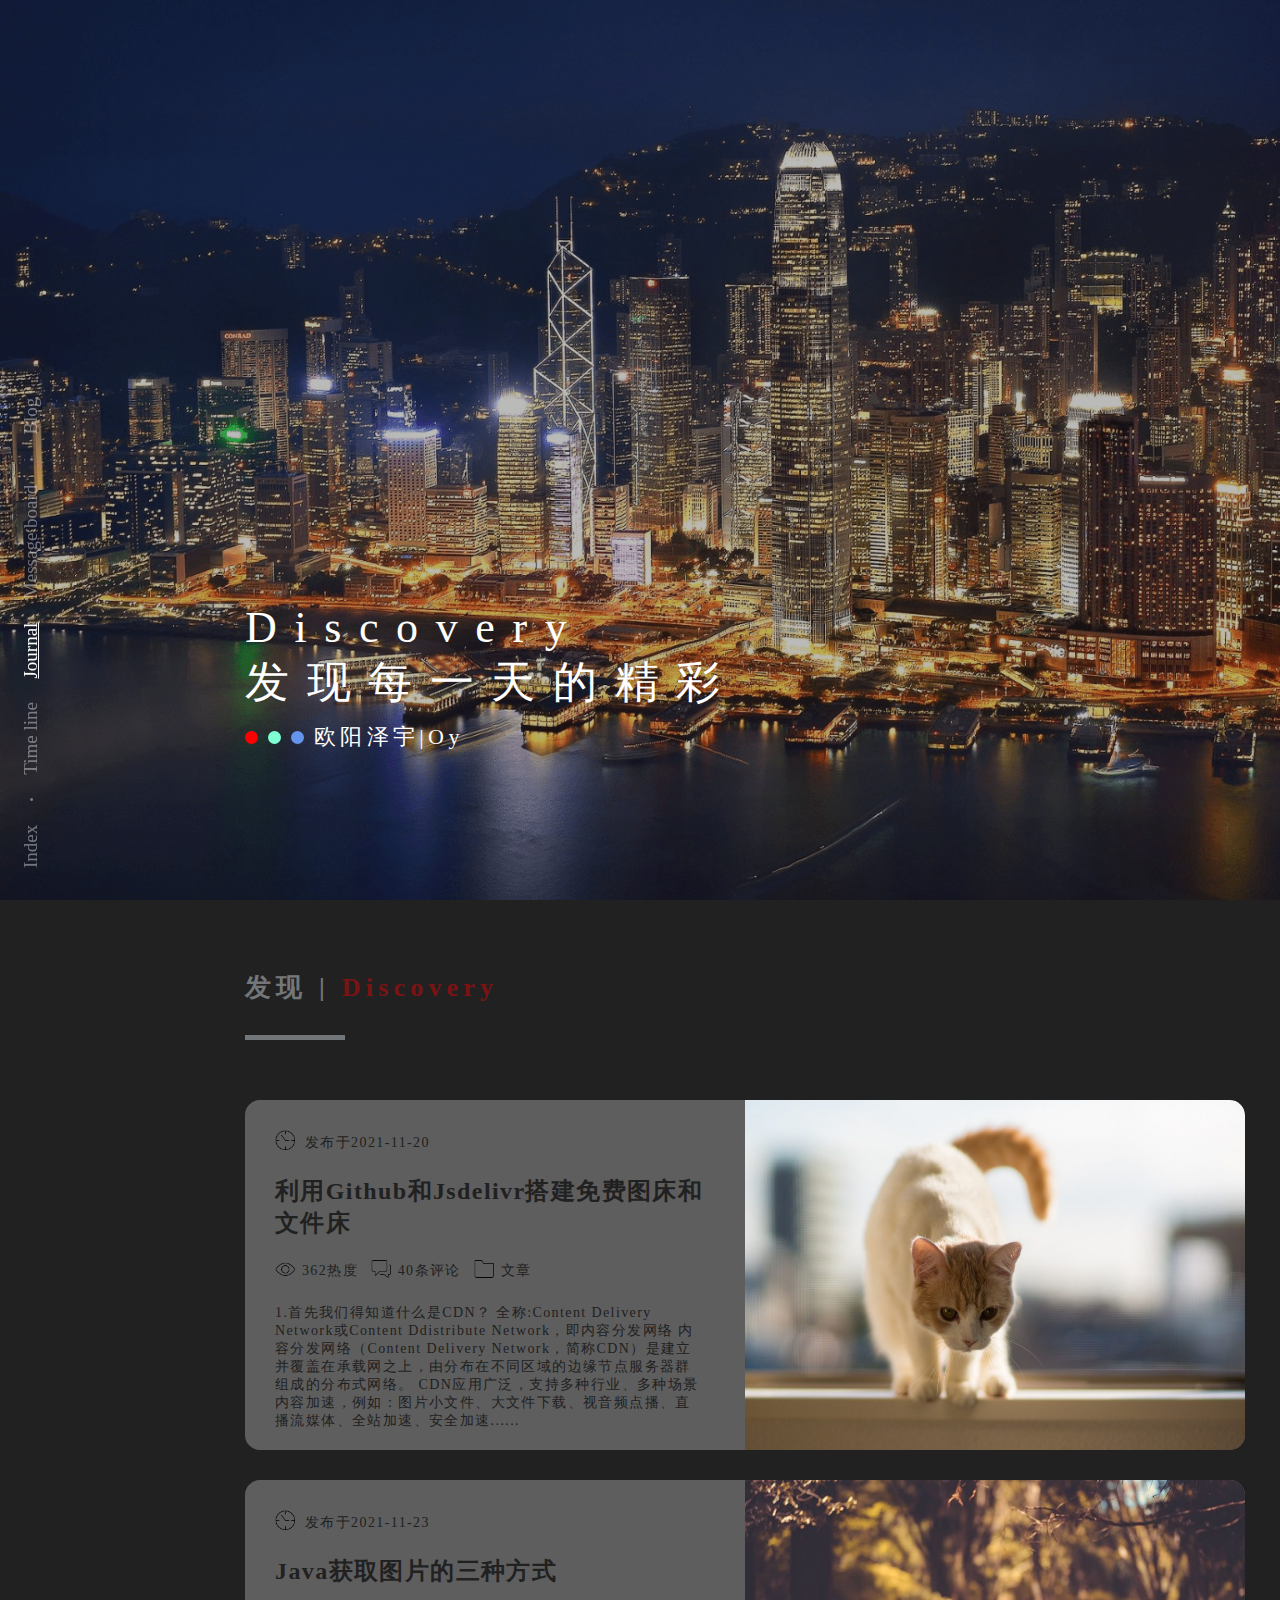
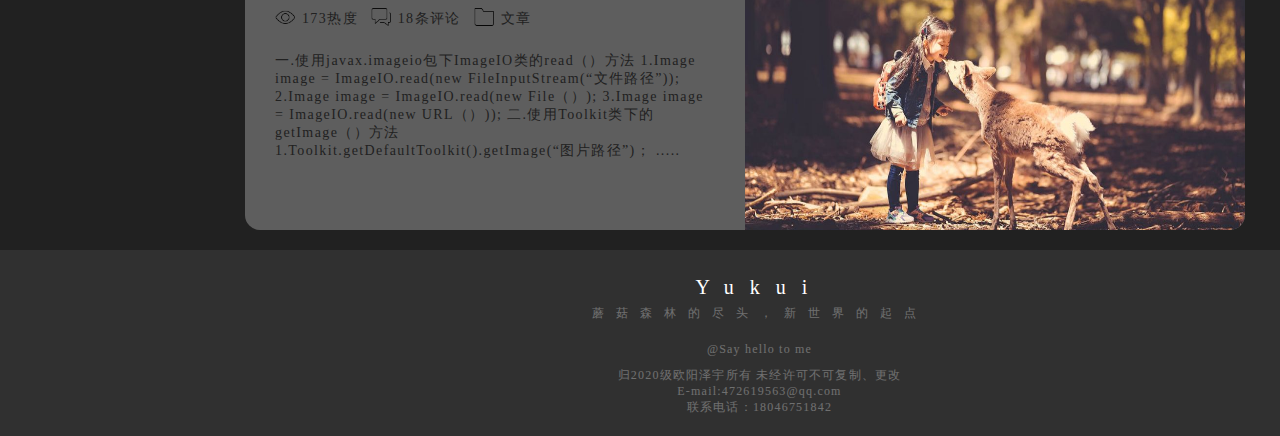
<file: journal.html>
<!DOCTYPE html>
<html lang="en">

<head>
    <meta charset="UTF-8">
    <meta http-equiv="X-UA-Compatible" content="IE=edge">
    <meta name="viewport" content="width=device-width, initial-scale=1.0">
    <link rel="stylesheet" href="css/journal.css">
    <link rel="stylesheet" href="css/animation.css">
    <link rel="stylesheet" href="icon-css/f.css">
    <link rel="icon" href="imgs/logo.png">
    <title>欧阳 | Journal</title>
</head>

<body>
    <div class="background"></div>
    <i class="iconfont icon-addition menu" id="show"></i>
    <div class="menu_box" id="menu_box">
        <a href="login.html">
            <div class="login">
                <i class="iconfont icon-becomeagoldsupplier"></i>
            </div>
        </a>
        <a href="register.html">
            <div class="register">
                <i class="iconfont icon-bussiness-man"></i>
            </div>
        </a>
        <div class="rolltop">
            <i class="iconfont icon-rising" id="rolltop"></i>
        </div>
    </div>
    <nav>
        <a href="main.html">Index</a>
        <a class="clip"></a>
        <a href="time line.html">Time line</a>
        <a href="journal.html" class="active">Journal</a>
        <a href="message board.html">Message board</a>
        <a class="clip"></a>
        <a href="https://yukuii.top">Blog</a>
    </nav>
    <div class="main">
        <div class="intro ch">
            <div class="container">
                <div class="hello">

                    <h1>Discovery
                        <br> 发现每一天的精彩</h1>
                    <h2>
                        <div class="hello_1">
                            <span id="hello1"></span>
                            <span id="hello2"></span>
                            <span id="hello3"></span>
                            欧阳泽宇|Oy
                        </div>
                    </h2>
                </div>
            </div>
        </div>
        <div class="main_about">
            <div class="container">
                <h2 class="chtitle">
                    发现 | <span id="chtitle_1">Discovery</span>
                </h2>
                <div class="clear">
                    <a href="">
                        <div class="news">
                            <div class="info">
                                <img src="icon/time-clock.png" style="height: 20px;width: 20px;">
                                <p>发布于2021-11-20</p>
                                <h5>利用Github和Jsdelivr搭建免费图床和文件床</h5>
                                <div class="icon">
                                    <img src="icon/view.png" style="height: 20px;width: 20px;">
                                    <span>362热度</span>
                                    <img src="icon/comments.png" style="height: 20px;width: 20px;">
                                    <span>40条评论</span>
                                    <img src="icon/folder.png" style="height: 20px;width: 20px;">
                                    <span>文章</span>
                                </div>
                                <div class="intro">
                                    1.首先我们得知道什么是CDN？
                                    全称:Content Delivery Network或Content Ddistribute Network，即内容分发网络
                                    内容分发网络（Content Delivery Network，简称CDN）是建立并覆盖在承载网之上，由分布在不同区域的边缘节点服务器群组成的分布式网络。
                                    CDN应用广泛，支持多种行业、多种场景内容加速，例如：图片小文件、大文件下载、视音频点播、直播流媒体、全站加速、安全加速......
                                </div>
                            </div>
                            <div class="img_1">
                                <img class="img_1_sc" src="imgs/1.jpg" style="width: 100%;height: 100%;">
                            </div>
                        </div>
                    </a>
                    <a href="">
                        <div class="news">
                            <div class="info">
                                <img src="icon/time-clock.png" style="height: 20px;width: 20px;">
                                <p>发布于2021-11-23</p>
                                <h5>Java获取图片的三种方式</h5>
                                <div class="icon">
                                    <img src="icon/view.png" style="height: 20px;width: 20px;">
                                    <span>173热度</span>
                                    <img src="icon/comments.png" style="height: 20px;width: 20px;">
                                    <span>18条评论</span>
                                    <img src="icon/folder.png" style="height: 20px;width: 20px;">
                                    <span>文章</span>
                                </div>
                                <div class="intro">


                                    一.使用javax.imageio包下ImageIO类的read（）方法
                                    1.Image image = ImageIO.read(new FileInputStream(“文件路径”));
                                    2.Image image = ImageIO.read(new File（）);
                                    3.Image image = ImageIO.read(new URL（）));

                                    二.使用Toolkit类下的getImage（）方法
                                    1.Toolkit.getDefaultToolkit().getImage(“图片路径”)；

                                    .....

                                </div>
                            </div>
                            <div class="img_1">
                                <img class="img_1_sc" src="imgs/2.jpg" style="width: 100%;height: 100%;">
                            </div>
                        </div>
                    </a>

                </div>
            </div>
        </div>
    </div>
    <div class="footer">
        <div class="container">
            <h3>Yukui</h3>
            <p>蘑菇森林的尽头，新世界的起点</p>
            <p class="c"><a href="">@Say hello to me</a> </p>
            <p class="b">归2020级欧阳泽宇所有
                未经许可不可复制、更改<br>
                E-mail:472619563@qq.com<br>
                联系电话：18046751842
            </p>
        </div>
    </div>



    <script src="js/page.3a0791a3.js"></script>
    <script type="text/javascript" src="js/stats.js" charset="UTF-8"></script>
    <script>
        var id = document.getElementById("show");
        var cl = document.getElementById("menu_box")
        var rolltop = document.getElementById("rolltop")
        id.onclick = function () {
            if (cl.style.display == "none") {
                cl.style.display = "block";
            } else {
                cl.style.display = "none";
            }
        }
        rolltop.onclick = function () {
            window.scrollTo({
                top: 0,
                behavior: 'smooth'
            })
        }
    </script>
    <audio autoplay>
        <source src="http://music.163.com/song/media/outer/url?id=1895386442.mp3">
    </audio>
</body>

</html>
</file>
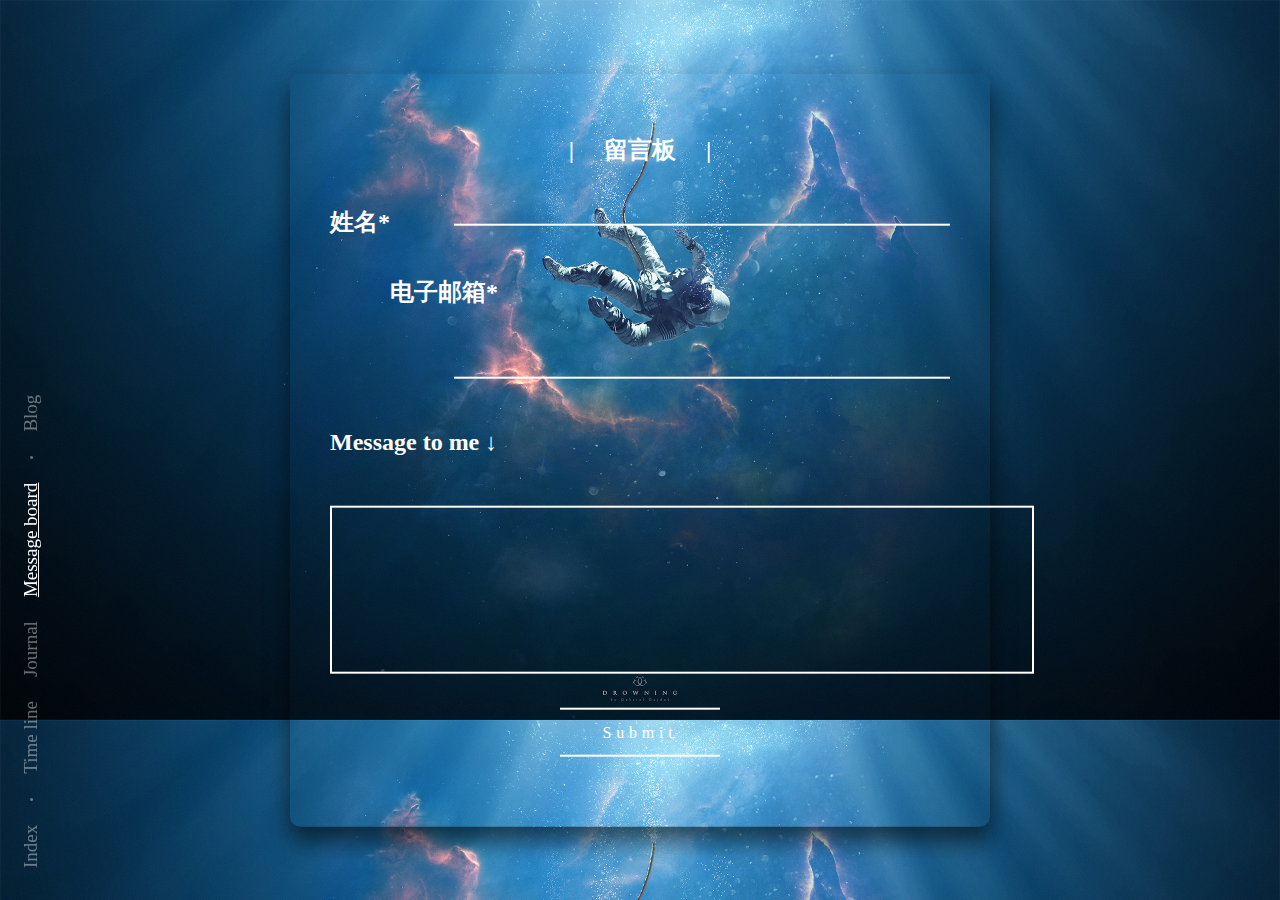
<file: message board.html>
<!DOCTYPE html>
<html lang="en">

<head>
    <meta charset="UTF-8">
    <meta http-equiv="X-UA-Compatible" content="IE=edge">
    <meta name="viewport" content="width=device-width, initial-scale=1.0">
    <link rel="stylesheet" href="css/messageboard.css">
    <link rel="icon" href="imgs/logo.png">
    <title>欧阳 | Message board</title>
</head>

<body>
    <nav>
        <a href="main.html">Index</a>
        <a class="clip"></a>
        <a href="time line.html">Time line</a>
        <a href="journal.html">Journal</a>
        <a href="message board.html" class="active">Message board</a>
        <a class="clip"></a>
        <a href="https://yukuii.top">Blog</a>
    </nav>
    <div class="box">
        <h2>|&nbsp;&nbsp;&nbsp;&nbsp;&nbsp;留言板&nbsp;&nbsp;&nbsp;&nbsp;&nbsp;|</h2>
        <form action="">
            <div class="user_box">
                <h2>姓名*</h2>
                <input type="text" name="" id="">
            </div>
            <div class="user_box">
                <h2>电子邮箱*</h2>
                <input type="text" name="" id="">
            </div>
            <div class="c"></div>
            <h2>Message to me ↓</h2>
            <div class="text">
                <textarea name="" id="" cols="93" rows="10"></textarea>
            </div>
            <a href="#">
                <div class="btn">Submit</div>
              </a>
        </form>
    </div>
</body>

</html>
</file>
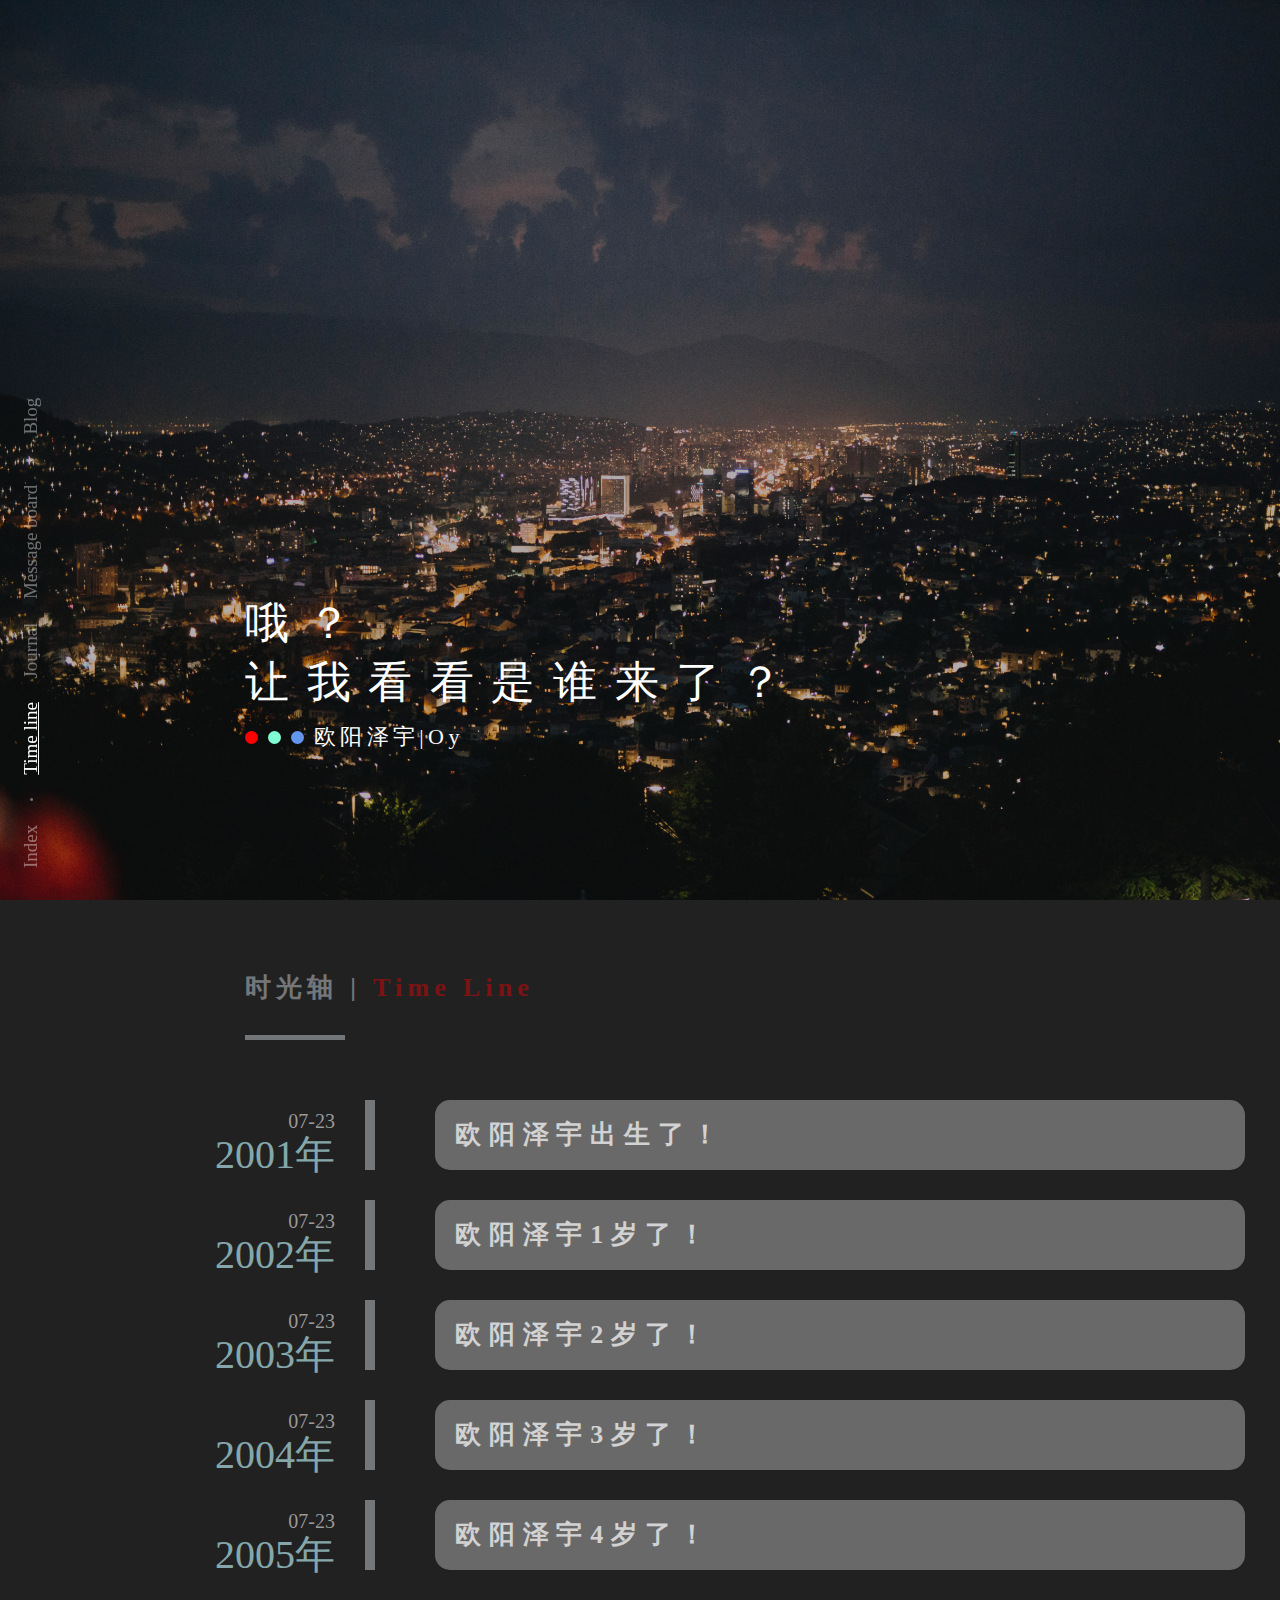
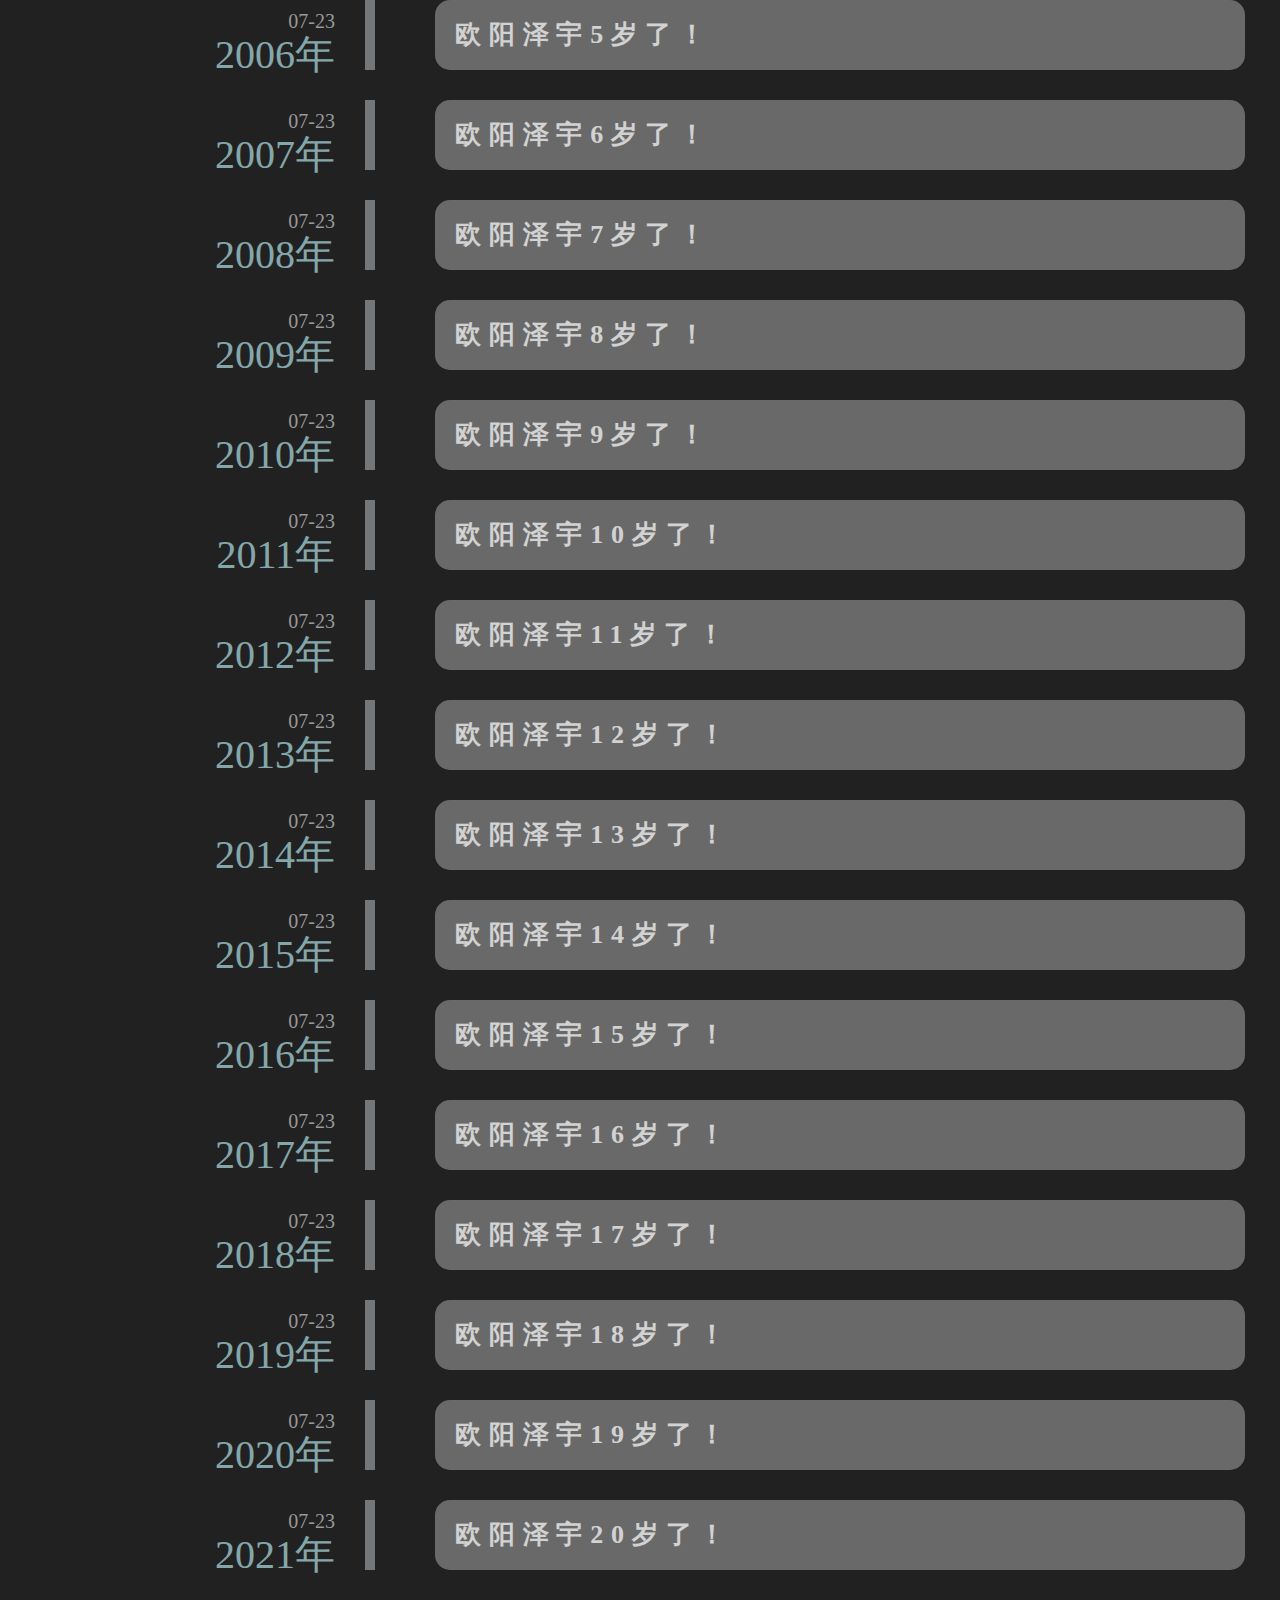
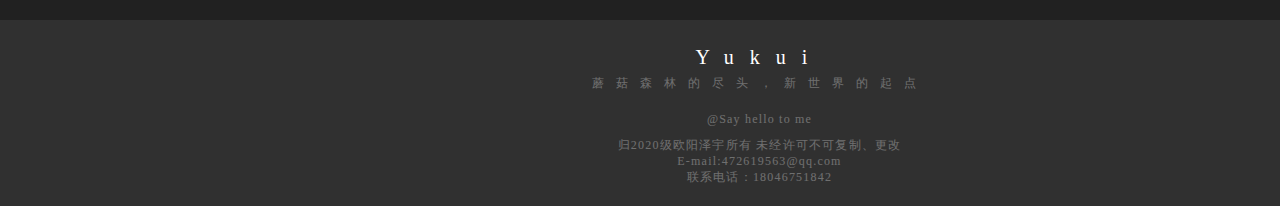
<file: time line.html>
<!doctype html>
<html lang="en">

<head>
	<meta charset="UTF-8">
	<meta http-equiv="X-UA-Compatible" content="IE=edge">
	<meta name="viewport" content="width=device-width, initial-scale=1.0">
	<title>欧阳 | Time Line</title>
	<link rel="stylesheet" type="text/css" href="css/time line.css">
	<link rel="stylesheet" href="css/animation.css">
	<link rel="stylesheet" href="/icon-css/f.css">
	<link rel="icon" href="imgs/logo.png">
</head>

<body>
	<div class="background"></div>
	<i class="iconfont icon-addition menu" id="show"></i>
	<div class="menu_box" id="menu_box">
		<a href="login.html">
			<div class="login">
				<i class="iconfont icon-becomeagoldsupplier"></i>
			</div>
		</a>
		<a href="register.html">
			<div class="register">
				<i class="iconfont icon-bussiness-man"></i>
			</div>
		</a>

			<div class="rolltop">
				<i class="iconfont icon-rising" id="rolltop"></i>
			</div>
	</div>
	<!-- 导航栏 -->
	<nav>
		<a href="main.html">Index</a>
		<a class="clip"></a>
		<a href="time line.html" class="active">Time line</a>
		<a href="journal.html">Journal</a>
		<a href="message board.html">Message board</a>
		<a class="clip"></a>
		<a href="https://yukuii.top">Blog</a>
	</nav>
	<div class="main">
		<div class="intro ch">
			<div class="container">
				<div class="hello">

					<h1>哦？
						<br> 让我看看是谁来了？</h1>
					<h2>
						<div class="hello_1">
							<span id="hello1"></span>
							<span id="hello2"></span>
							<span id="hello3"></span>
							欧阳泽宇|Oy
						</div>
					</h2>
				</div>
			</div>
		</div>
		<div class="main_about">
			<div class="container">
				<h2 class="chtitle">
					时光轴 | <span id="chtitle_1">Time Line</span>
				</h2>
				<ul class="timeline">
					<li>
						<div class="time">07-23</div>
						<div class="year">2001年</div>
						<div class="content">
							<h5> 欧阳泽宇出生了！</h5>
						</div>
					</li>
				</ul>
				<ul class="timeline">
					<li>
						<div class="time">07-23</div>
						<div class="year">2002年</div>
						<div class="content">
							<h5> 欧阳泽宇1岁了！</h5>
						</div>
					</li>
				</ul>
				<ul class="timeline">
					<li>
						<div class="time">07-23</div>
						<div class="year">2003年</div>
						<div class="content">
							<h5> 欧阳泽宇2岁了！</h5>
						</div>
					</li>
				</ul>
				<ul class="timeline">
					<li>
						<div class="time">07-23</div>
						<div class="year">2004年</div>
						<div class="content">
							<h5> 欧阳泽宇3岁了！</h5>
						</div>
					</li>
				</ul>
				<ul class="timeline">
					<li>
						<div class="time">07-23</div>
						<div class="year">2005年</div>
						<div class="content">
							<h5> 欧阳泽宇4岁了！</h5>
						</div>
					</li>
				</ul>
				<ul class="timeline">
					<li>
						<div class="time">07-23</div>
						<div class="year">2006年</div>
						<div class="content">
							<h5> 欧阳泽宇5岁了！</h5>
						</div>
					</li>
				</ul>
				<ul class="timeline">
					<li>
						<div class="time">07-23</div>
						<div class="year">2007年</div>
						<div class="content">
							<h5> 欧阳泽宇6岁了！</h5>
						</div>
					</li>
				</ul>
				<ul class="timeline">
					<li>
						<div class="time">07-23</div>
						<div class="year">2008年</div>
						<div class="content">
							<h5> 欧阳泽宇7岁了！</h5>
						</div>
					</li>
				</ul>
				<ul class="timeline">
					<li>
						<div class="time">07-23</div>
						<div class="year">2009年</div>
						<div class="content">
							<h5> 欧阳泽宇8岁了！</h5>
						</div>
					</li>
				</ul>
				<ul class="timeline">
					<li>
						<div class="time">07-23</div>
						<div class="year">2010年</div>
						<div class="content">
							<h5> 欧阳泽宇9岁了！</h5>
						</div>
					</li>
				</ul>
				<ul class="timeline">
					<li>
						<div class="time">07-23</div>
						<div class="year">2011年</div>
						<div class="content">
							<h5> 欧阳泽宇10岁了！</h5>
						</div>
					</li>
				</ul>
				<ul class="timeline">
					<li>
						<div class="time">07-23</div>
						<div class="year">2012年</div>
						<div class="content">
							<h5> 欧阳泽宇11岁了！</h5>
						</div>
					</li>
				</ul>
				<ul class="timeline">
					<li>
						<div class="time">07-23</div>
						<div class="year">2013年</div>
						<div class="content">
							<h5> 欧阳泽宇12岁了！</h5>
						</div>
					</li>
				</ul>
				<ul class="timeline">
					<li>
						<div class="time">07-23</div>
						<div class="year">2014年</div>
						<div class="content">
							<h5> 欧阳泽宇13岁了！</h5>
						</div>
					</li>
				</ul>
				<ul class="timeline">
					<li>
						<div class="time">07-23</div>
						<div class="year">2015年</div>
						<div class="content">
							<h5> 欧阳泽宇14岁了！</h5>
						</div>
					</li>
				</ul>
				<ul class="timeline">
					<li>
						<div class="time">07-23</div>
						<div class="year">2016年</div>
						<div class="content">
							<h5> 欧阳泽宇15岁了！</h5>
						</div>
					</li>
				</ul>
				<ul class="timeline">
					<li>
						<div class="time">07-23</div>
						<div class="year">2017年</div>
						<div class="content">
							<h5> 欧阳泽宇16岁了！</h5>
						</div>
					</li>
				</ul>
				<ul class="timeline">
					<li>
						<div class="time">07-23</div>
						<div class="year">2018年</div>
						<div class="content">
							<h5> 欧阳泽宇17岁了！</h5>
						</div>
					</li>
				</ul>
				<ul class="timeline">
					<li>
						<div class="time">07-23</div>
						<div class="year">2019年</div>
						<div class="content">
							<h5> 欧阳泽宇18岁了！</h5>
						</div>
					</li>
				</ul>
				<ul class="timeline">
					<li>
						<div class="time">07-23</div>
						<div class="year">2020年</div>
						<div class="content">
							<h5> 欧阳泽宇19岁了！</h5>
						</div>
					</li>
				</ul>
				<ul class="timeline">
					<li>
						<div class="time">07-23</div>
						<div class="year">2021年</div>
						<div class="content">
							<h5> 欧阳泽宇20岁了！</h5>
						</div>
					</li>
				</ul>
			</div>
		</div>



	</div>
	<div class="footer">
        <div class="container">
            <h3>Yukui</h3>
            <p>蘑菇森林的尽头，新世界的起点</p>
            <p class="c"><a href="">@Say hello to me</a> </p>
            <p class="b">归2020级欧阳泽宇所有
                未经许可不可复制、更改<br>
                E-mail:472619563@qq.com<br>
                联系电话：18046751842
            </p>
        </div>
    </div>

	<script src="js/page.3a0791a3.js"></script>
	<script type="text/javascript" src="js/stats.js" charset="UTF-8">
	</script>
	<script src="http://www.lanrenzhijia.com/ajaxjs/1.10.1/jquery-1.10.1.min.js"></script>
	<script src="js/flowup.js"></script>
	<script>
		$(function () {
			$("body").flowUp("p", {
				transalteY: 350,
				duration: 1
			});
			$("body").flowUp("li", {
				transalteY: 350,
				duration: 1
			});
		});
	</script>
			<script>
				var rolltop =document.getElementById("rolltop");
					rolltop.addEventListener('click',function(){
			window.scrollTo({top:0,behavior:'smooth'})
		})
			</script>
		<script>
			var id = document.getElementById("show");
			var cl = document.getElementById("menu_box");
			id.onclick = function () {
				if (cl.style.display == "none") {
					cl.style.display = "block";
				}else {
					cl.style.display ="none";
				}
			}
		</script>

	<audio autoplay>
		<source src="http://music.163.com/song/media/outer/url?id=1895386442.mp3">
	</audio>
</body>

</html>
</file>
<file: css/journal.css>
* {
    padding: 0;
    margin: 0;
}
a{
    text-decoration: none;
    color: #fff;
}
body {
    font-size: 14px;
    font-family: Microsoft YaHei;
    background-color: #212121;
    width: 1150px;
    color: #fff;
}

.c {
    clear: both;
}
.menu {
	position: fixed;
	bottom: 0;
	right: 0;
	z-index: 2333;
}

.menu_move{
	animation: menu 1s linear forwards;
}
.menu_box {
	position: fixed;
	bottom: 0;
	right: 60px;
	width: 10%;
	height: 50px;
	z-index: 2333;
	font-size: 8px;
	display: none;
}

.menu_box .login {
	float: left;
}

.menu_box .register {
	float: left;
}

.menu_box .rolltop {
	float: left;
}
.background {
    position: absolute;
    top: 0;
    left: 0;
    width: 100%;
    height: 100%;
    background-size: cover;
    background-attachment: fixed;
    opacity: 0.7;
    background-image: url('../imgs/background2.png');
}



.main {
    margin: 0 170px;
    width: 1150px;
}

.ch {
    width: 100%;
    animation: fadedown 3s;
}

nav {
    position: fixed;
    left: 20px;
    bottom: 0;
    z-index: 2333;
    transform: rotate(-90deg);
    transform-origin: 0 0;
    vertical-align: middle;
    font-family: Microsoft YaHei;
}

nav a {
    display: inline-block;
    font-size: 19px;
    color: #fff;
    text-decoration: none;
    margin: 0 10px;
    opacity: 0.4;
    vertical-align: middle;
}

nav a.active,
nav a:hover {
    text-decoration: underline;
    opacity: 1
}

nav a.clip {
    height: 3px;
    width: 3px;
    background: #fff;
    border-radius: 100%
}



.intro {
    position: relative;
    color: #fff;
    height: 100vh;
    margin: 0 auto;
}

.container {
    position: relative;
    width: 1000px;
    margin: 0 auto;
    height: 100%;
    padding: 20px 0;
}

.hello {
    position: absolute;
    bottom: 20%;
    left: 0;
}

.hello h1 {
    font-size: 44px;
    letter-spacing: 0.4em;
    font-weight: 400;
}

.hello h2 {
    font-weight: 400;
    font-size: 22px;
    letter-spacing: 0.2em;
}

.hello_1 {
    padding-top: 10px;
    margin-right: 10px;

}

.hello span {
    display: inline-block;
    height: 13px;
    width: 13px;
    border-radius: 100%;
}

#hello1 {
    background-color: red;
}

#hello2 {
    background-color: aquamarine;
}

#hello3 {
    background-color: cornflowerblue;
}

.container .chtitle {
    padding-bottom: 30px;
    font-size: 26px;
    letter-spacing: .2em;
    opacity: 0.4;
    color: aliceblue;
    margin-top: 50px;

}

#chtitle_1 {
    color: red;
}

.chtitle:after {
    content: "";
    display: block;
    width: 10%;
    height: 5px;
    background-color: aliceblue;
    margin-top: 30px;
}

.clear a {
    text-decoration: none;
}

.clear .news {
    background-color: rgba(188, 188, 188, .4);
    width: 100%;
    height: 350px;
    border-radius: 15px;
    color: #212121;
    letter-spacing: 0.1em;
    margin-top: 30px;
    overflow: hidden;
}

.clear .news .info p {
    display: inline-block;
    position: relative;
    top: -3px;
    left: 5px;
}

.clear .news .info {
    padding: 30px;
    float: left;
    width: 43%;
}


.clear .news .info h5 {
    margin-top: 20px;
    font-size: 24px;
}

.clear .news .info .icon {
    margin: 20px 0;
}


.clear .news .info .icon span {
    position: relative;
    top: -4px;
    left: 2px;
    margin-right: 10px;
}

.clear .news .info .intro {
    font-size: 14px;
    height: 100%;
    color: #212121;
}

.clear .news .img_1 {
    float: right;
    height: 350px;
    width: 50%;
    border-radius: 0 15px 15px 0;
    overflow: hidden;
}

.clear .news .img_1 .img_1_sc{
    transition: all .5s linear;
}

.clear .news:hover .img_1 .img_1_sc{
    transform: scale(1.2,1.2);
}


.footer {
	text-align: center;
	width: 1519px;
	background-color: rgba(109, 109, 109, .2)
}

.footer h3 {
	font-size: 20px;
	font-weight: 400;
	letter-spacing: 0.8em;
	margin: 6px 0;
}

.footer p {
	font-size: 12px;
	letter-spacing: 1em;
	opacity: 0.3;
}

.footer p.c {
	margin-top: 20px;
	letter-spacing: 0.1em;
    margin-bottom: 10px;
}

.footer a {
	text-decoration: none;
	color: inherit;
}
.footer p.b{
letter-spacing: 0.1em;
}
</file>
<file: css/animation.css>
@charset "utf-8";
/* CSS Document */


@keyframes project_1 {
    from {
        width: 0;
    }

    to {
        width: 60%;
    }
}

@keyframes project_2 {
    from {
        width: 0;
    }

    to {
        width: 97%;
    }
}

@keyframes project_3 {
    from {
        width: 0;
    }

    to {
        width: 38%;
    }
}

@keyframes project_4 {
    from {
        width: 0;
    }

    to {
        width: 82%;
    }
}


@keyframes project_5 {
    from {
        width: 0;
    }

    to {
        width: 67%;
    }

}

@keyframes project_6 {
    from {
        width: 0;
    }

    to {
        width: 77%;
    }

}

@keyframes fadedown {
    0% {
        opacity: 0;
        transform: translateY(-50px)
    }

    to {
        opacity: 1;
        transform: translateY(0)
    }
}


@keyframes index-link-active {
    0% {
        transform: rotateX(0) rotateY(0) translateZ(0)
    }

    16% {
        transform: rotateX(10deg) rotateY(5deg) translateZ(32px)
    }

    to {
        transform: rotateX(0) rotateY(0) translateZ(65px)
    }
}


@keyframes scoll {
    from {
        transform: scale(1, 1);
    }

    to {
        transform: scale(1.2, 1.2);
    }
}

@keyframes menu {
    from {
        position: fixed;
        bottom: 0;
        right: 0;
        border: 1px solid #fff;
        width: 10%;
        height: 50px;
        z-index: 2333;
        font-size: 8px;
    }

    to {
        position: fixed;
        bottom: 0;
        right: 60px;
        border: 1px solid #fff;
        width: 10%;
        height: 50px;
        z-index: 2333;
        font-size: 8px;
    }
}
</file>
<file: icon-css/f.css>
@font-face {
  font-family: "iconfont"; /* Project id 2968207 */
  src: url('//at.alicdn.com/t/font_2968207_dnw76swlgx9.woff2?t=1638177555519') format('woff2'),
       url('//at.alicdn.com/t/font_2968207_dnw76swlgx9.woff?t=1638177555519') format('woff'),
       url('//at.alicdn.com/t/font_2968207_dnw76swlgx9.ttf?t=1638177555519') format('truetype');
}

.iconfont {
  font-family: "iconfont" !important;
  font-size: 50px;
  font-style: normal;
  -webkit-font-smoothing: antialiased;
  -moz-osx-font-smoothing: grayscale;
}

.icon-bussiness-man:before {
  content: "\e6ef";
}

.icon-rising:before {
  content: "\e703";
}

.icon-becomeagoldsupplier:before {
  content: "\e7d4";
}

.icon-register:before {
  content: "\e651";
}

.icon-login:before {
  content: "\e608";
}

.icon-addition:before {
  content: "\e6e0";
}

.icon-icon-test3:before {
  content: "\e64f";
}

.icon-icon-test:before {
  content: "\e633";
}

.icon-icon-test1:before {
  content: "\e638";
}

.icon-icon-test2:before {
  content: "\e657";
}
</file>
<file: css/messageboard.css>
body {
    background-color: inherit;
    background-image: url('../imgs/background3.jpg');
    background-size: cover;
    color: white;
    padding: 0;
    margin: 0;

}
.c{
    clear: both;
}

nav {
    position: fixed;
    left: 20px;
    bottom: 0;
    z-index: 2333;
    transform: rotate(-90deg);
    transform-origin: 0 0;
    vertical-align: middle;
    font-family: Microsoft YaHei;
}

nav a {
    display: inline-block;
    font-size: 19px;
    color: #fff;
    text-decoration: none;
    margin: 0 10px;
    opacity: 0.4;
    vertical-align: middle;
}

nav a.active,
nav a:hover {
    text-decoration: underline;
    opacity: 1
}

nav a.clip {
    height: 3px;
    width: 3px;
    background: #fff;
    border-radius: 100%
}

.box {
    position: absolute;
    top: 50%;
    left: 50%;
    width: 700px;
    padding: 40px;
    transform: translate(-50%, -50%);
    box-sizing: border-box;
    box-shadow: 0 15px 25px rgba(0, 0, 0, .6);
    border-radius: 10px;
}

.box h2 {
    text-align: center;
}
.box .user_box{
    margin-top: 20px;
   

}

.box form h2{
    text-align: left;
}

.box .user_box input {
    width: 80%;
    padding: 10px 0;
    font-size: 16px;
    margin-bottom: 30px;
    border: none;
    border-bottom: 2px solid #fff;
    outline: none;
    background: transparent;
    float: right;
}

.box .user_box h2{
    margin-bottom: 31px;
    float: left;
}

.box .text textarea{
    background: transparent;
    border: 2px solid #fff;
    outline: none;
    margin-top: 30px;
    resize: none;;
    font-family: "微软雅黑";
}

.box form a {
    text-decoration: none;
    width: 100%;
}

.box form a .btn {
    color: #fff;
    font-size: 16px;
    font-weight: 400;
    width: 160px;
    height: 45px;
    line-height: 45px;
    text-decoration: none;
    transition: all .5s;
    text-align: center;
    border-top: 2px solid #fff;
    border-bottom: 2px solid #fff;
    margin-top: 30px;
    letter-spacing: .3em;
    margin:30px auto;
}


.box form a .btn:hover{
    letter-spacing: .6em;
}
</file>
<file: css/time line.css>
@charset "utf-8";

/* CSS Document */
* {
	padding: 0;
	margin: 0;
}

a {
	list-style: none;
	color: #fff;
}

body {
	font-size: 14px;
	font-family: Microsoft YaHei;
	background-color: #212121;
	width: 1150px;
	color: #fff;
}

.menu {
	position: fixed;
	bottom: 0;
	right: 0;
	z-index: 2333;
}

.menu_move {
	animation: menu 1s linear forwards;
}

.menu_box {
	position: fixed;
	bottom: 0;
	right: 60px;
	width: 10%;
	height: 50px;
	z-index: 2333;
	font-size: 8px;
	display: none;
}

.menu_box .login {
	float: left;
}

.menu_box .register {
	float: left;
}

.menu_box .rolltop {
	float: left;
}

.background {
	position: absolute;
	top: 0;
	left: 0;
	width: 100%;
	height: 100vh;
	background-attachment: fixed;
	background-image: url("../imgs/background.jpg");
	background-size: cover;
	opacity: 0.7;

}



.main {
	margin: 0 170px;
	width: 1150px;
}

.ch {
	width: 100%;
	animation: fadedown 3s;
}

nav {
	position: fixed;
	left: 20px;
	bottom: 0;
	z-index: 2333;
	transform: rotate(-90deg);
	transform-origin: 0 0;
	vertical-align: middle;
	font-family: Microsoft YaHei;
}

nav a {
	display: inline-block;
	font-size: 19px;
	color: #fff;
	text-decoration: none;
	margin: 0 10px;
	opacity: 0.4;
	vertical-align: middle;
}

nav a.active,
nav a:hover {
	text-decoration: underline;
	opacity: 1
}

nav a.clip {
	height: 3px;
	width: 3px;
	background: #fff;
	border-radius: 100%
}

.intro {
	position: relative;
	color: #fff;
	height: 100vh;
	margin: 0 auto;
}

.container {
	position: relative;
	width: 1000px;
	margin: 0 auto;
	height: 100%;
	padding: 20px 0;
}

.hello {
	position: absolute;
	bottom: 20%;
	left: 0;
}

.hello h1 {
	font-size: 44px;
	letter-spacing: 0.4em;
	font-weight: 400;
}

.hello h2 {
	font-weight: 400;
	font-size: 22px;
	letter-spacing: 0.2em;
}

.hello_1 {
	padding-top: 10px;
	margin-right: 10px;

}

.hello span {
	display: inline-block;
	height: 13px;
	width: 13px;
	border-radius: 100%;
}

#hello1 {
	background-color: red;
}

#hello2 {
	background-color: aquamarine;
}

#hello3 {
	background-color: cornflowerblue;
}

.container .chtitle {
	padding-bottom: 30px;
	font-size: 26px;
	letter-spacing: .2em;
	opacity: 0.4;
	color: aliceblue;
	margin-top: 50px;

}

#chtitle_1 {
	color: red;
}

.chtitle:after {
	content: "";
	display: block;
	width: 10%;
	height: 5px;
	background-color: aliceblue;
	margin-top: 30px;
}

ul.timeline {
	list-style-type: none;
	background: url("/imgs/version_line.png") repeat-y scroll 120px 0 transparent;
	margin: 30px 0;
	padding: 0;
}

ul.timeline li {
	position: relative;
	margin-bottom: 20px;
}

ul.timeline li .time {
	position: absolute;
	width: 90px;
	text-align: right;
	left: 0;
	top: 10px;
	color: #999;
	font-size: 20px;
}

ul.timeline li .year {
	position: absolute;
	width: 290px;
	text-align: right;
	left: -200px;
	top: 30px;
	font-size: 40px;
	line-height: 50px;
	color: powderblue;
	opacity: .7;
}


ul.timeline li .content {
	margin-left: 190px;
	background: dimgray;
	transition: all 0.2s;
	border-radius: 15px;
}

ul.timeline li .content h5 {
	padding: 20px;
	color: rgba(rgb(94, 88, 88), rgb(109, 114, 109), rgb(84, 84, 87), .3);
	font-size: 26px;
	line-height: 30px;
	height: 30px;
	font-weight: 600;
	letter-spacing: .3em;
	opacity: .7;
}

ul.timeline li .content:hover {
	animation: index-link-active 1s forwards;
}

.footer {
	text-align: center;
	width: 1519px;
	background-color: rgba(109, 109, 109, .2)
}

.footer h3 {
	font-size: 20px;
	font-weight: 400;
	letter-spacing: 0.8em;
	margin: 6px 0;
}

.footer p {
	font-size: 12px;
	letter-spacing: 1em;
	opacity: 0.3;
}

.footer p.c {
	margin-top: 20px;
	letter-spacing: 0.1em;
	margin-bottom: 10px;
}

.footer a {
	text-decoration: none;
	color: inherit;
}

.footer p.b {
	letter-spacing: 0.1em;
}
</file>
